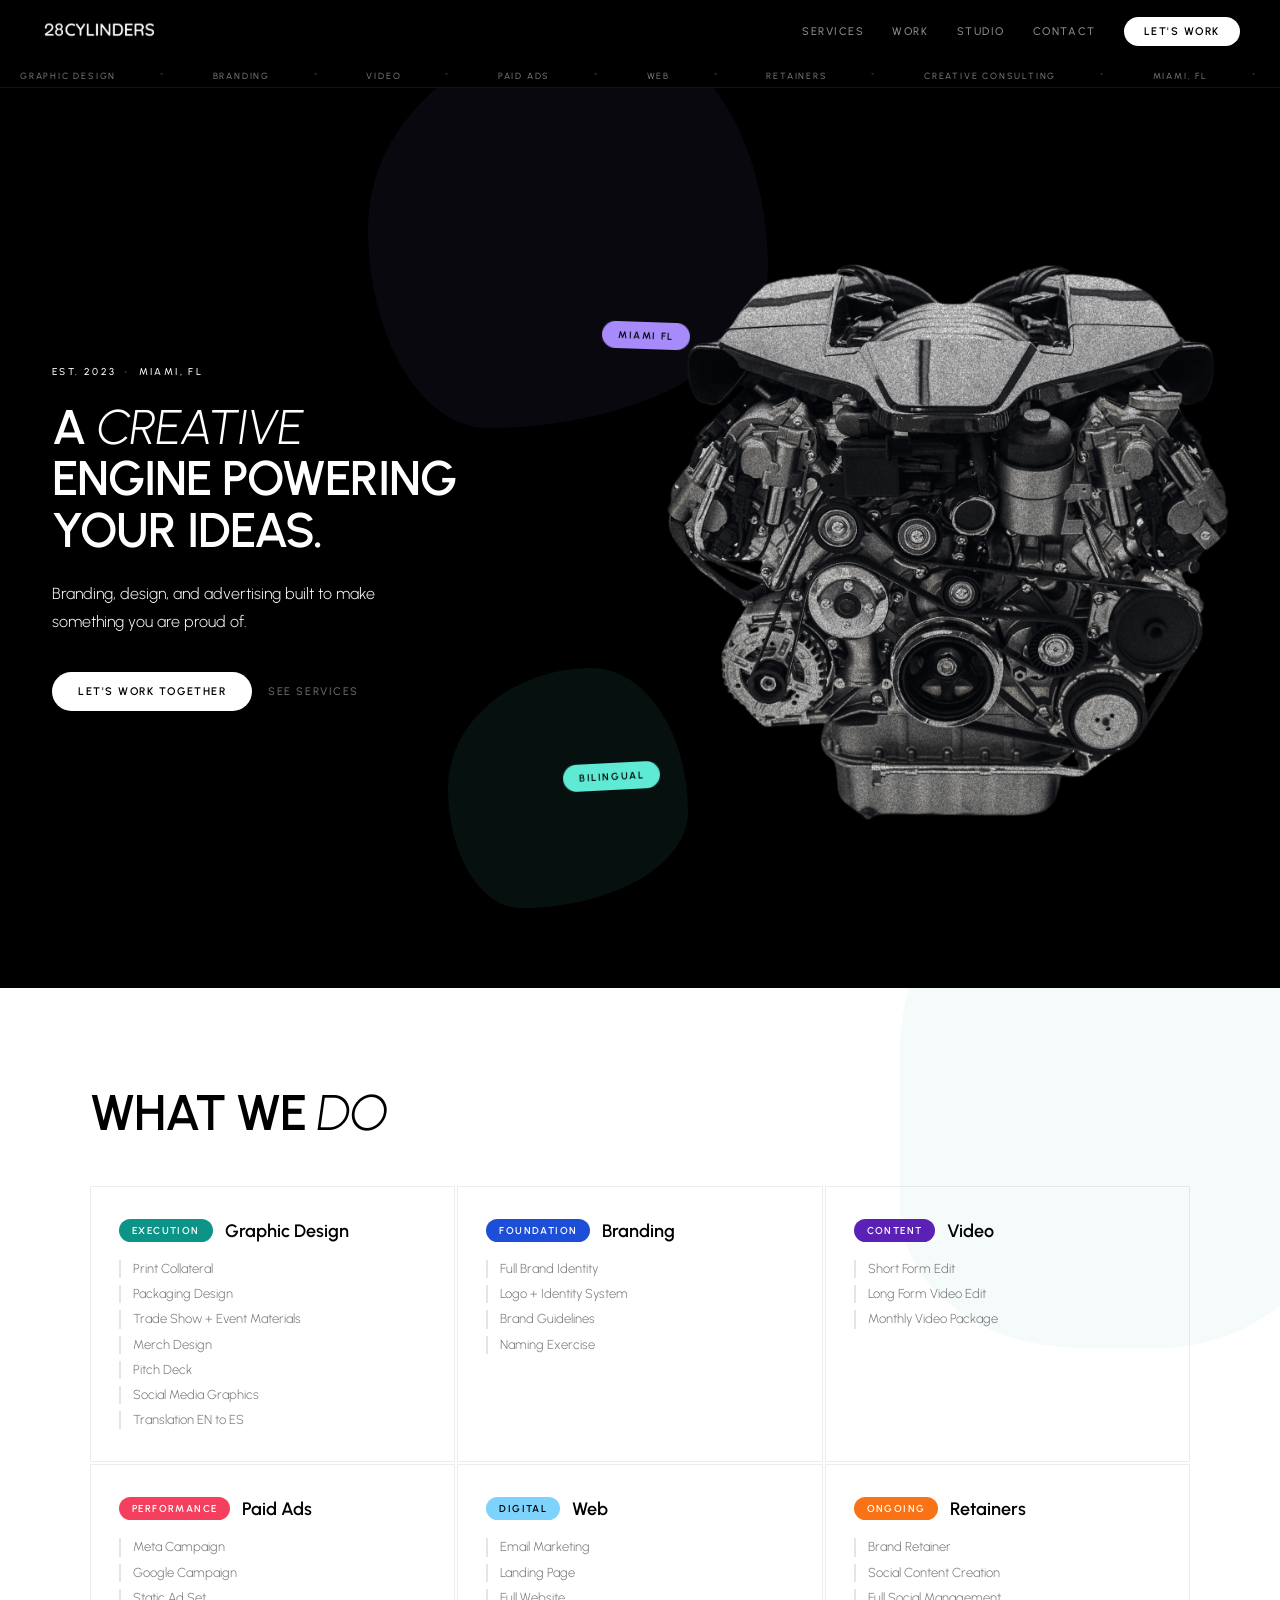
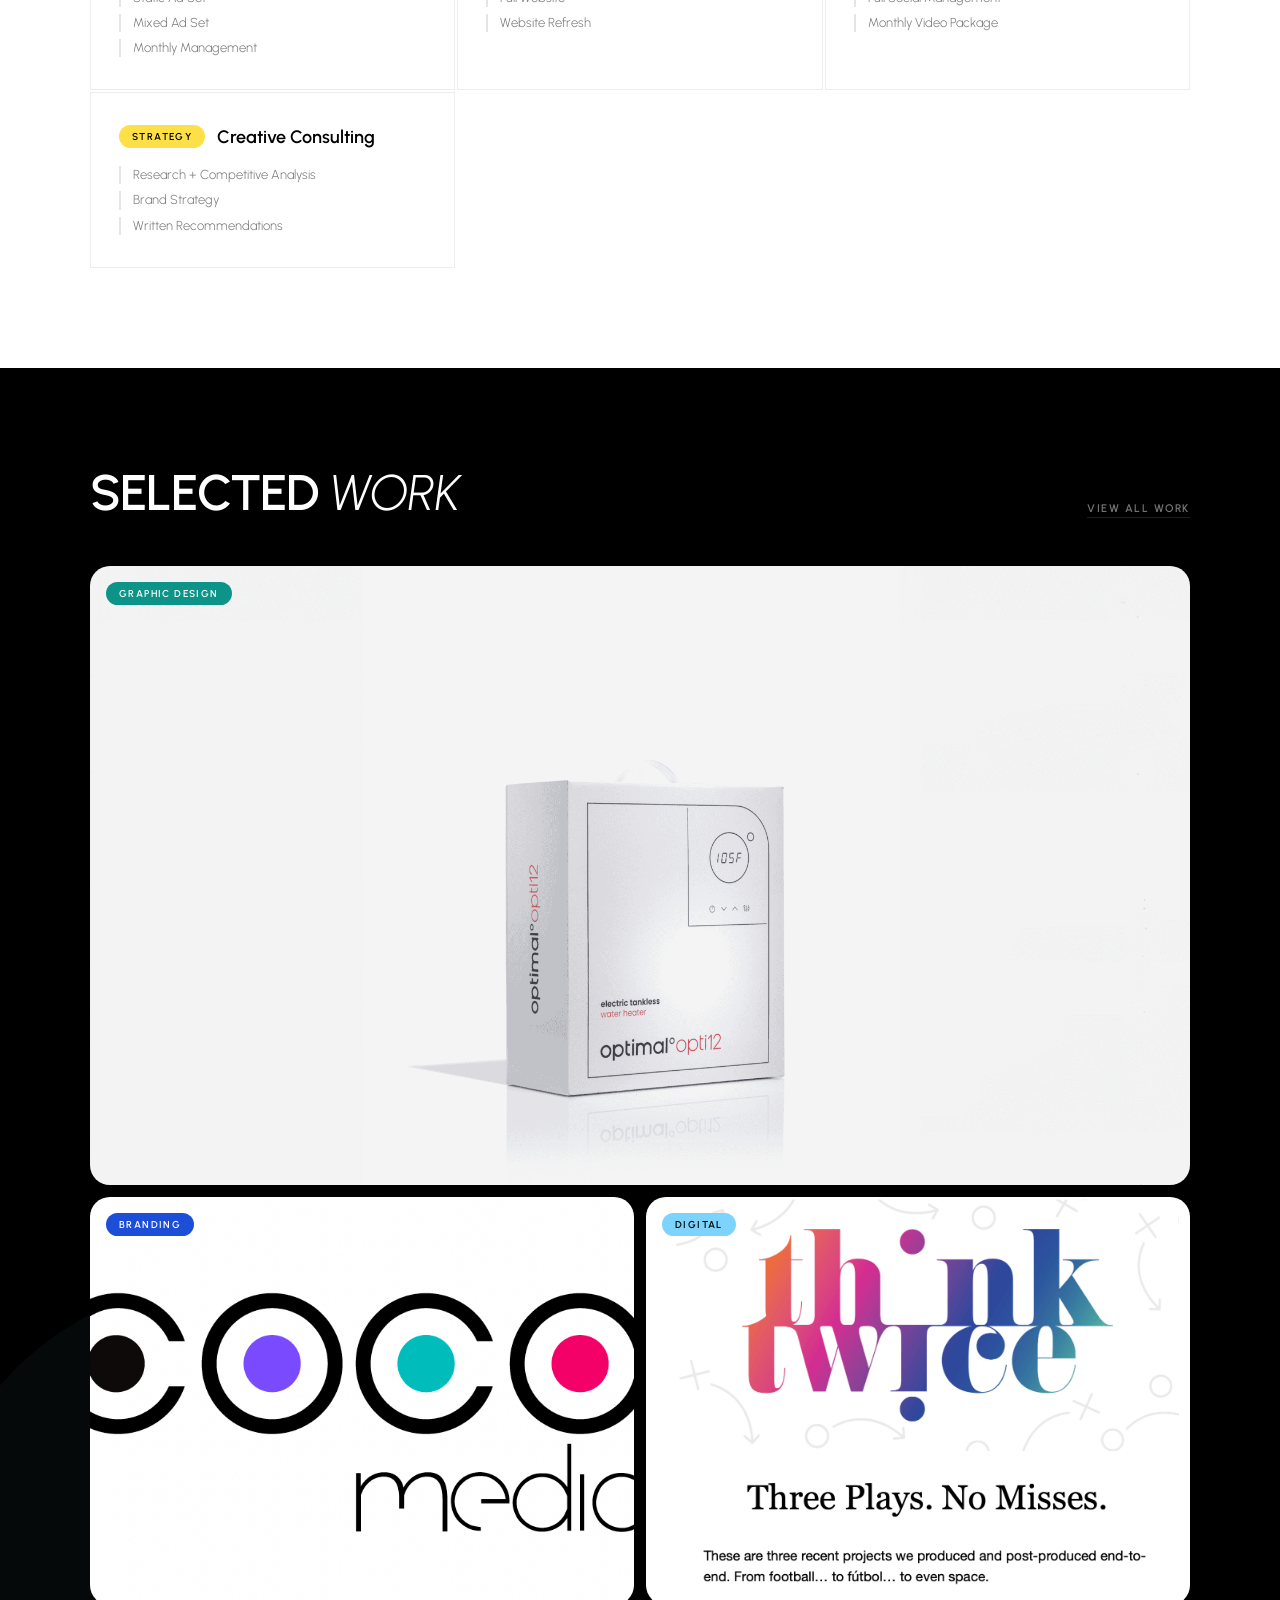
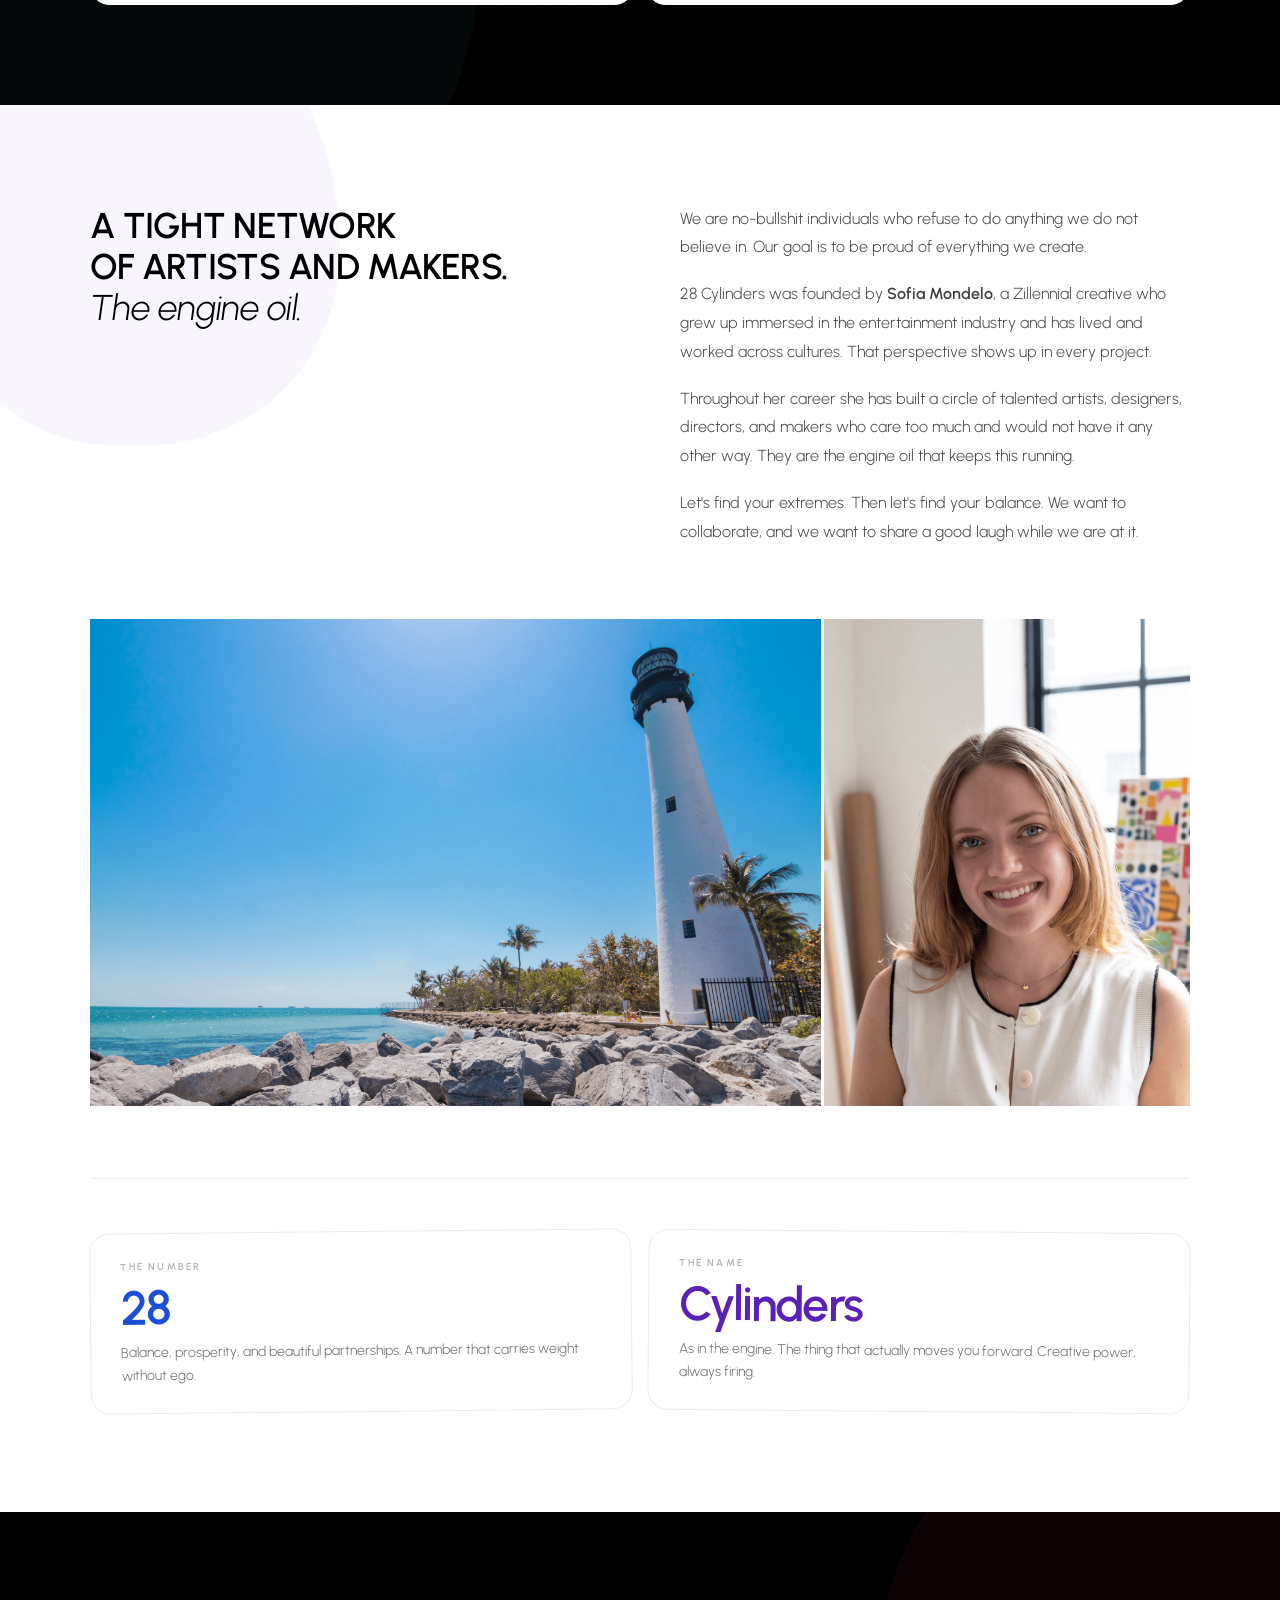
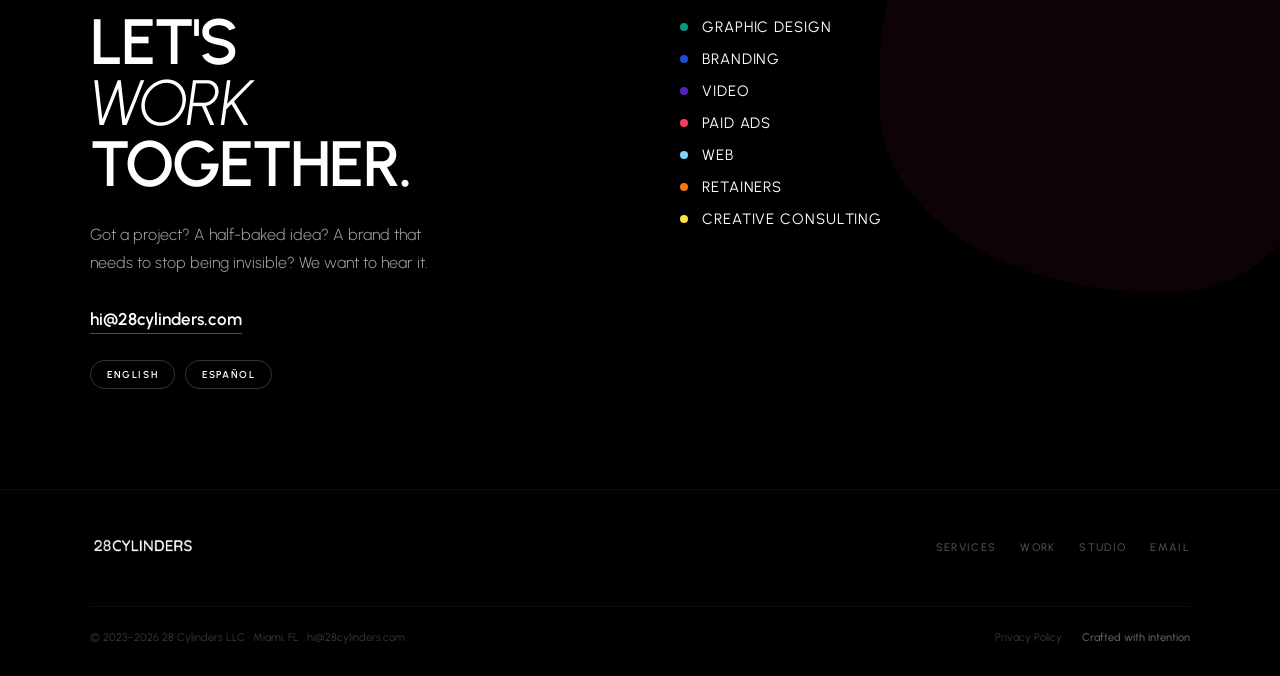
<file: index.html>
<!DOCTYPE html>
<html lang="en">
<head>
<meta charset="UTF-8">
<meta name="viewport" content="width=device-width, initial-scale=1.0, viewport-fit=cover">
<title>28 Cylinders: Creative Studio Miami</title>
<meta name="description" content="28 Cylinders is a Miami-based creative studio specializing in branding, graphic design, art direction, and paid advertising. Founded by Sofia Mondelo. Bilingual.">
<meta name="keywords" content="branding studio Miami, graphic design Miami, art direction, visual identity, paid ads, creative agency Miami, Sofia Mondelo">
<meta name="robots" content="index, follow">
<meta property="og:title" content="28 Cylinders: Creative Studio Miami">
<meta property="og:description" content="A creative engine powering your ideas.">
<meta property="og:type" content="website">
<meta property="og:url" content="https://28cylinders.com">
<meta property="og:image" content="https://28cylinders.com/images/brand/logo-icon.png">
<link rel="canonical" href="https://28cylinders.com">
<link rel="icon" type="image/png" href="favicon.png">
<link rel="preconnect" href="https://fonts.googleapis.com">
<link rel="preconnect" href="https://fonts.gstatic.com" crossorigin>
<link href="https://fonts.googleapis.com/css2?family=Urbanist:ital,wght@0,100..900;1,100..900&display=swap" rel="stylesheet">
<link rel="stylesheet" href="style.css">
<style>
/* ── HERO ── */
.hero{
  min-height:100vh;background:var(--black);
  display:grid;grid-template-columns:1fr 1fr;
  position:relative;overflow:hidden;
}
.hero-blob-1{width:400px;height:400px;background:var(--lavender);opacity:.06;top:-60px;right:40%;animation:blobFloat 9s ease-in-out infinite alternate}
.hero-blob-2{width:240px;height:240px;background:var(--mint);opacity:.07;bottom:80px;left:35%;animation:blobFloat 12s ease-in-out 1s infinite alternate-reverse}
.hero-left{
  display:flex;flex-direction:column;justify-content:center;
  padding:80px 52px;position:relative;z-index:2;
}
.hero-eyebrow{font-size:10px;font-weight:500;letter-spacing:.24em;text-transform:uppercase;opacity:.35;margin-bottom:24px;animation:fadeUp .6s ease .1s both}
.hero-headline{font-size:clamp(32px,3.8vw,56px);font-weight:600;line-height:1.05;letter-spacing:-.02em;text-transform:uppercase;margin-bottom:24px;animation:fadeUp .7s ease .2s both}
.hero-headline em{font-style:italic;font-weight:300}
.hero-body{font-size:16px;font-weight:300;line-height:1.75;opacity:.75;max-width:380px;margin-bottom:36px;animation:fadeUp .7s ease .35s both}
.hero-ctas{display:flex;gap:16px;align-items:center;flex-wrap:wrap;animation:fadeUp .7s ease .5s both}
.hero-sticker{position:absolute;z-index:3;border-radius:999px;font-size:10px;font-weight:600;letter-spacing:.16em;text-transform:uppercase;padding:7px 16px;color:var(--black);pointer-events:none}
.hero-right{position:relative;overflow:hidden;z-index:2;padding:40px 20px 40px 0}
.hero-engine{width:100%;height:100%;min-height:calc(100vh - var(--nav-h) - 28px);object-fit:contain;display:block}
.hero-engine:hover{animation:heroWiggle .8s ease-in-out infinite}
@keyframes heroWiggle{
  0%{transform:translateX(0) rotate(0deg)}
  20%{transform:translateX(-14px) rotate(-5deg)}
  45%{transform:translateX(10px) rotate(3deg)}
  65%{transform:translateX(-8px) rotate(-3deg)}
  85%{transform:translateX(6px) rotate(2deg)}
  100%{transform:translateX(0) rotate(0deg)}
}

/* ── SERVICES ── */
.services{background:var(--white);color:var(--black);padding:100px 48px;position:relative;overflow:hidden}
.services-blob{position:absolute;width:480px;height:480px;border-radius:40% 60% 55% 45%/45% 55% 65% 35%;background:var(--teal);opacity:.04;top:-120px;right:-100px;pointer-events:none}
.services-inner{max-width:1100px;margin:0 auto;position:relative}
.services-header{margin-bottom:48px}
.services-heading{font-size:clamp(30px,4vw,50px);font-weight:600;letter-spacing:-.02em;text-transform:uppercase;line-height:1;color:var(--black)}
.services-heading em{font-style:italic;font-weight:300}
.svc-tag{display:inline-block;border-radius:999px;font-size:10px;font-weight:600;letter-spacing:.14em;text-transform:uppercase;padding:5px 13px;color:var(--white)}
.services-grid{display:grid;grid-template-columns:repeat(3,1fr);gap:2px}
.svc-card{padding:32px 28px;border:1px solid rgba(0,0,0,.07);transition:background .2s}
.svc-card:hover{background:rgba(0,0,0,.03)}
.svc-card-head{display:flex;align-items:center;gap:12px;margin-bottom:18px;flex-wrap:wrap}
.svc-card-name{font-size:18px;font-weight:600;color:var(--black)}
.svc-card-items{list-style:none;display:flex;flex-direction:column;gap:7px}
.svc-card-items li{font-size:13px;font-weight:300;color:rgba(0,0,0,.55);padding-left:12px;border-left:2px solid rgba(0,0,0,.1);line-height:1.4}

/* ── PROJECTS ── */
.projects{background:var(--black);color:var(--white);padding:100px 48px;position:relative;overflow:hidden}
.projects-blob{position:absolute;width:560px;height:560px;border-radius:55% 45% 40% 60%/60% 40% 55% 45%;background:var(--sky);opacity:.04;bottom:-140px;left:-80px;pointer-events:none}
.projects-inner{max-width:1100px;margin:0 auto;position:relative}
.projects-header{display:flex;justify-content:space-between;align-items:flex-end;margin-bottom:48px;flex-wrap:wrap;gap:16px}
.projects-title{font-size:clamp(30px,4vw,50px);font-weight:600;letter-spacing:-.02em;text-transform:uppercase;line-height:1}
.projects-title em{font-style:italic;font-weight:300}
.view-all-link{font-size:11px;font-weight:600;letter-spacing:.14em;text-transform:uppercase;color:var(--white);text-decoration:none;opacity:.45;border-bottom:1px solid rgba(255,255,255,.25);padding-bottom:2px;transition:opacity .2s}
.view-all-link:hover{opacity:1}
.projects-grid{display:grid;grid-template-columns:repeat(2,1fr);gap:12px}
.project-card{position:relative;overflow:hidden;cursor:pointer;background:#111;border:none;outline:none;border-radius:20px;padding:0;text-align:left;display:block;width:100%;aspect-ratio:16/9}
.project-card:nth-child(1){grid-column:span 2}
.project-card:not(:first-child){aspect-ratio:4/3}
.project-img-ph{position:absolute;inset:0;width:100%;height:100%}
.project-img{position:absolute;inset:0;width:100%;height:100%;object-fit:cover;display:block;transition:transform .5s ease}
.project-card:hover .project-img{transform:scale(1.04)}
a[href="work.html#coco"] .project-img{object-position:top center}
.project-overlay{position:absolute;inset:0;background:linear-gradient(to top,rgba(0,0,0,.82) 0%,transparent 55%);display:flex;flex-direction:column;justify-content:flex-end;padding:24px 28px;opacity:0;transition:opacity .3s}
.project-card:hover .project-overlay{opacity:1}
.project-meta{font-size:10px;font-weight:600;letter-spacing:.18em;text-transform:uppercase;color:var(--white);opacity:.6;margin-bottom:5px}
.project-name{font-size:18px;font-weight:600;letter-spacing:-.01em;text-transform:uppercase;color:var(--white)}
.project-badge{position:absolute;top:16px;left:16px;z-index:2;border-radius:999px;font-size:10px;font-weight:600;letter-spacing:.14em;text-transform:uppercase;padding:5px 13px;color:var(--black)}

/* ── ABOUT ── */
.about{background:var(--white);color:var(--black);padding:100px 48px;position:relative;overflow:hidden}
.about-blob{position:absolute;width:420px;height:420px;border-radius:65% 35% 50% 50%/40% 60% 50% 60%;background:var(--purple);opacity:.04;top:-80px;left:-80px;pointer-events:none}
.about-inner{max-width:1100px;margin:0 auto;position:relative}
.about-top{display:grid;grid-template-columns:1fr 1fr;gap:80px;align-items:start;margin-bottom:72px}
.about-statement{font-size:clamp(24px,2.8vw,38px);font-weight:600;line-height:1.15;letter-spacing:-.02em;text-transform:uppercase;color:var(--black)}
.about-statement em{font-style:italic;font-weight:300;text-transform:none}
.about-copy p{font-size:16px;font-weight:300;line-height:1.8;color:var(--black);opacity:.75;margin-bottom:18px}
.about-copy p:last-child{margin-bottom:0}
.about-copy strong{font-weight:600;color:var(--black);opacity:1}
.about-img-row{display:grid;grid-template-columns:2fr 1fr;gap:3px;margin-bottom:72px}
.about-img-ph{background:#efefef;border:1.5px dashed rgba(0,0,0,.1);display:flex;flex-direction:column;align-items:center;justify-content:center;gap:10px;color:rgba(0,0,0,.22);font-size:10px;font-weight:500;letter-spacing:.14em;text-transform:uppercase}
.about-img-ph svg{opacity:.2}
.about-img-wide{aspect-ratio:16/7}
.about-img-tall{aspect-ratio:3/4}
.about-img-photo{width:100%;height:100%;object-fit:cover;display:block}
.about-bubbles{display:grid;grid-template-columns:1fr 1fr;gap:16px;padding-top:52px;border-top:1px solid rgba(0,0,0,.07)}
.bubble{border:1.5px solid rgba(0,0,0,.08);border-radius:20px;padding:26px 30px;position:relative;overflow:hidden}
.bubble:first-child{transform:rotate(-.6deg)}
.bubble:last-child{transform:rotate(.5deg)}
.bubble-label{font-size:10px;font-weight:600;letter-spacing:.22em;text-transform:uppercase;color:var(--black);opacity:.3;margin-bottom:10px}
.bubble-num{font-size:48px;font-weight:600;letter-spacing:-.04em;line-height:1;margin-bottom:10px}
.bubble p{font-size:14px;font-weight:300;line-height:1.65;color:var(--black);opacity:.6}

/* ── CONTACT ── */
.contact{background:var(--black);color:var(--white);padding:100px 48px;position:relative;overflow:hidden}
.contact-blob{position:absolute;width:480px;height:480px;border-radius:50% 50% 40% 60%/55% 45% 60% 40%;background:var(--pink);opacity:.05;top:-100px;right:-80px;pointer-events:none}
.contact-inner{max-width:1100px;margin:0 auto;position:relative;display:grid;grid-template-columns:1fr 1fr;gap:80px;align-items:start}
.contact-left h2{font-size:clamp(38px,5vw,66px);font-weight:600;line-height:.95;letter-spacing:-.03em;text-transform:uppercase;margin-bottom:26px;color:var(--white)}
.contact-left h2 em{font-style:italic;font-weight:300}
.contact-left p{font-size:16px;font-weight:300;line-height:1.75;color:var(--white);opacity:.65;margin-bottom:32px;max-width:360px}
.contact-email-link{display:inline-block;font-size:17px;font-weight:600;color:var(--white);text-decoration:none;border-bottom:1.5px solid rgba(255,255,255,.3);padding-bottom:4px;transition:color .2s,border-color .2s}
.contact-email-link:hover{color:var(--mint);border-color:var(--mint)}
.contact-lang{display:flex;gap:10px;margin-top:26px}
.lang-pill{border-radius:999px;font-size:10px;font-weight:600;letter-spacing:.16em;text-transform:uppercase;padding:7px 16px;border:1px solid rgba(255,255,255,.2);color:var(--white)}
.contact-services{padding-top:6px;display:flex;flex-direction:column;gap:14px}
.contact-svc-line{display:flex;align-items:center;gap:14px;font-size:15px;font-weight:400;text-transform:uppercase;letter-spacing:.06em;color:var(--white)}
.csl-dot{width:8px;height:8px;border-radius:50%;flex-shrink:0}

/* ── RESPONSIVE ── */
@media(max-width:860px){
  .hero{grid-template-columns:1fr;padding-top:calc(var(--nav-h) + 28px)}
  .hero-right{order:-1;height:52vw;min-height:200px;padding:16px 16px 0}
  .hero-engine{min-height:unset;height:100%}
  .hero-img-ph{min-height:200px;height:100%;aspect-ratio:unset}
  .hero-left{padding:40px 24px 60px}
  .hero-sticker{display:none}

  .services,.projects,.about,.contact{padding:64px 24px}
  .services-grid{grid-template-columns:repeat(2,1fr)}

  .projects-grid{grid-template-columns:1fr}
  .project-card:nth-child(1){grid-column:span 1}
  .project-img{aspect-ratio:16/9!important}

  .about-top{grid-template-columns:1fr;gap:32px}
  .about-img-row{grid-template-columns:1fr}
  .about-img-tall{display:none}
  .about-bubbles{grid-template-columns:1fr}
  .bubble:first-child,.bubble:last-child{transform:none}

  .contact-inner{grid-template-columns:1fr;gap:44px}
}
@media(max-width:480px){
  .hero-headline{font-size:clamp(28px,8vw,42px)}
  .projects-header{flex-direction:column;align-items:flex-start;gap:12px}
  .services-grid{grid-template-columns:1fr}
}
</style>
</head>
<body class="page-offset">
<div id="cursor-dot" aria-hidden="true"></div>

<!-- NAV -->
<nav id="nav" role="navigation" aria-label="Main navigation">
  <a class="nav-logo" href="#" aria-label="28 Cylinders Home">
    <img src="images/brand/logo.png" alt="28 Cylinders" height="18">
  </a>
  <ul class="nav-links" role="list">
    <li><a href="#services">Services</a></li>
    <li><a href="work.html">Work</a></li>
    <li><a href="#about">Studio</a></li>
    <li><a href="#contact">Contact</a></li>
    <li><a href="mailto:hi@28cylinders.com" class="nav-cta">Let's Work</a></li>
  </ul>
  <button class="nav-hamburger" id="hamburger" aria-label="Open menu" aria-expanded="false">
    <span></span><span></span><span></span>
  </button>
</nav>

<!-- MOBILE DRAWER -->
<div class="nav-drawer" id="drawer" role="dialog" aria-label="Mobile menu">
  <a href="#services" class="drawer-link">Services</a>
  <a href="work.html" class="drawer-link">Work</a>
  <a href="#about" class="drawer-link">Studio</a>
  <a href="#contact" class="drawer-link">Contact</a>
  <a href="mailto:hi@28cylinders.com" class="drawer-cta">Let's Work</a>
</div>

<!-- TICKER -->
<div class="ticker-wrap" aria-hidden="true">
  <div class="ticker-track">
    <span>Graphic Design</span><span style="opacity:.2">&nbsp;*&nbsp;</span>
    <span>Branding</span><span style="opacity:.2">&nbsp;*&nbsp;</span>
    <span>Video</span><span style="opacity:.2">&nbsp;*&nbsp;</span>
    <span>Paid Ads</span><span style="opacity:.2">&nbsp;*&nbsp;</span>
    <span>Web</span><span style="opacity:.2">&nbsp;*&nbsp;</span>
    <span>Retainers</span><span style="opacity:.2">&nbsp;*&nbsp;</span>
    <span>Creative Consulting</span><span style="opacity:.2">&nbsp;*&nbsp;</span>
    <span>Miami, FL</span><span style="opacity:.2">&nbsp;*&nbsp;</span>
    <span>En / Es</span><span style="opacity:.2">&nbsp;*&nbsp;</span>
    <span>Graphic Design</span><span style="opacity:.2">&nbsp;*&nbsp;</span>
    <span>Branding</span><span style="opacity:.2">&nbsp;*&nbsp;</span>
    <span>Video</span><span style="opacity:.2">&nbsp;*&nbsp;</span>
    <span>Paid Ads</span><span style="opacity:.2">&nbsp;*&nbsp;</span>
    <span>Web</span><span style="opacity:.2">&nbsp;*&nbsp;</span>
    <span>Retainers</span><span style="opacity:.2">&nbsp;*&nbsp;</span>
    <span>Creative Consulting</span><span style="opacity:.2">&nbsp;*&nbsp;</span>
    <span>Miami, FL</span><span style="opacity:.2">&nbsp;*&nbsp;</span>
    <span>En / Es</span><span style="opacity:.2">&nbsp;*&nbsp;</span>
  </div>
</div>

<!-- HERO -->
<section class="hero" id="home" aria-label="Hero">
  <div class="blob hero-blob-1" aria-hidden="true"></div>
  <div class="blob hero-blob-2" aria-hidden="true"></div>
  <div class="hero-left">
    <p class="hero-eyebrow">Est. 2023 &nbsp;·&nbsp; Miami, FL</p>
    <h1 class="hero-headline">A <em>creative</em><br>engine powering<br>your ideas.</h1>
    <p class="hero-body">Branding, design, and advertising built to make something you are proud of.</p>
    <div class="hero-ctas">
      <a href="mailto:hi@28cylinders.com" class="btn-primary">Let's work together</a>
      <a href="#services" class="btn-ghost">See services</a>
    </div>
  </div>
  <div class="hero-sticker" style="background:var(--mint);bottom:22%;left:44%;transform:rotate(-3deg)" aria-hidden="true">Bilingual</div>
  <div class="hero-sticker" style="background:var(--lavender);top:26%;left:47%;transform:rotate(2deg)" aria-hidden="true">Miami FL</div>
  <div class="hero-right">
    <img src="images/brand/engine.png" alt="28 Cylinders creative engine" class="hero-engine" loading="eager">
  </div>
</section>

<!-- SERVICES -->
<section class="services" id="services" aria-labelledby="svc-heading">
  <div class="services-blob" aria-hidden="true"></div>
  <div class="services-inner">
    <div class="services-header">
      <h2 class="services-heading" id="svc-heading">What We <em>Do</em></h2>
    </div>
    <div class="services-grid">
      <div class="svc-card reveal">
        <div class="svc-card-head"><span class="svc-tag" style="background:var(--teal)">Execution</span><div class="svc-card-name">Graphic Design</div></div>
        <ul class="svc-card-items"><li>Print Collateral</li><li>Packaging Design</li><li>Trade Show + Event Materials</li><li>Merch Design</li><li>Pitch Deck</li><li>Social Media Graphics</li><li>Translation EN to ES</li></ul>
      </div>
      <div class="svc-card reveal">
        <div class="svc-card-head"><span class="svc-tag" style="background:var(--cobalt)">Foundation</span><div class="svc-card-name">Branding</div></div>
        <ul class="svc-card-items"><li>Full Brand Identity</li><li>Logo + Identity System</li><li>Brand Guidelines</li><li>Naming Exercise</li></ul>
      </div>
      <div class="svc-card reveal">
        <div class="svc-card-head"><span class="svc-tag" style="background:var(--purple)">Content</span><div class="svc-card-name">Video</div></div>
        <ul class="svc-card-items"><li>Short Form Edit</li><li>Long Form Video Edit</li><li>Monthly Video Package</li></ul>
      </div>
      <div class="svc-card reveal">
        <div class="svc-card-head"><span class="svc-tag" style="background:var(--pink)">Performance</span><div class="svc-card-name">Paid Ads</div></div>
        <ul class="svc-card-items"><li>Meta Campaign</li><li>Google Campaign</li><li>Static Ad Set</li><li>Mixed Ad Set</li><li>Monthly Management</li></ul>
      </div>
      <div class="svc-card reveal">
        <div class="svc-card-head"><span class="svc-tag" style="background:var(--sky);color:#000">Digital</span><div class="svc-card-name">Web</div></div>
        <ul class="svc-card-items"><li>Email Marketing</li><li>Landing Page</li><li>Full Website</li><li>Website Refresh</li></ul>
      </div>
      <div class="svc-card reveal">
        <div class="svc-card-head"><span class="svc-tag" style="background:var(--orange)">Ongoing</span><div class="svc-card-name">Retainers</div></div>
        <ul class="svc-card-items"><li>Brand Retainer</li><li>Social Content Creation</li><li>Full Social Management</li><li>Monthly Video Package</li></ul>
      </div>
      <div class="svc-card reveal">
        <div class="svc-card-head"><span class="svc-tag" style="background:var(--yellow);color:#000">Strategy</span><div class="svc-card-name">Creative Consulting</div></div>
        <ul class="svc-card-items"><li>Research + Competitive Analysis</li><li>Brand Strategy</li><li>Written Recommendations</li></ul>
      </div>
    </div>
  </div>
</section>

<!-- PROJECTS -->
<section class="projects" id="work" aria-labelledby="work-heading">
  <div class="projects-blob" aria-hidden="true"></div>
  <div class="projects-inner">
    <div class="projects-header">
      <h2 class="projects-title" id="work-heading">Selected <em>Work</em></h2>
      <a href="work.html" class="view-all-link">View all work</a>
    </div>
    <div class="projects-grid">

      <a href="work.html#optimal-packaging" class="project-card reveal" aria-label="View Optimal Packaging Suite case study">
        <span class="project-badge" style="background:var(--teal);color:#fff">Graphic Design</span>
        <img src="images/optimal-packaging/thumb.png" alt="Optimal Packaging Suite" class="project-img" loading="eager">
        <div class="project-overlay"><p class="project-meta">Print Design</p><p class="project-name">Optimal Packaging Suite</p></div>
      </a>

      <a href="work.html#coco" class="project-card reveal" aria-label="View Coco Media Productions case study">
        <span class="project-badge" style="background:var(--cobalt);color:#fff">Branding</span>
        <img src="images/coco/thumb.png" alt="Coco Media Productions" class="project-img" loading="lazy">
        <div class="project-overlay"><p class="project-meta">Brand Identity</p><p class="project-name">Coco Media Productions</p></div>
      </a>

      <a href="work.html#think-twice" class="project-card reveal" aria-label="View Think Twice Media case study">
        <span class="project-badge" style="background:var(--sky);color:#000">Digital</span>
        <img src="images/think-twice/1.png" alt="Think Twice Media: Email Marketing" class="project-img" loading="lazy">
        <div class="project-overlay"><p class="project-meta">Email Marketing</p><p class="project-name">Think Twice Media: Email Marketing</p></div>
      </a>

    </div>
  </div>
</section>

<!-- ABOUT -->
<section class="about" id="about" aria-labelledby="about-heading">
  <div class="about-blob" aria-hidden="true"></div>
  <div class="about-inner">
    <div class="about-top reveal">
      <h2 class="about-statement" id="about-heading">A tight network<br>of artists and makers.<br><em>The engine oil.</em></h2>
      <div class="about-copy">
        <p>We are no-bullshit individuals who refuse to do anything we do not believe in. Our goal is to be proud of everything we create.</p>
        <p>28 Cylinders was founded by <strong>Sofia Mondelo</strong>, a Zillennial creative who grew up immersed in the entertainment industry and has lived and worked across cultures. That perspective shows up in every project.</p>
        <p>Throughout her career she has built a circle of talented artists, designers, directors, and makers who care too much and would not have it any other way. They are the engine oil that keeps this running.</p>
        <p>Let's find your extremes. Then let's find your balance. We want to collaborate, and we want to share a good laugh while we are at it.</p>
      </div>
    </div>
    <div class="about-img-row reveal">
      <img src="images/key-biscayne.png" alt="Key Biscayne, Miami" class="about-img-wide about-img-photo" loading="lazy">
      <img src="images/sofia-headshot.png" alt="Sofia Mondelo, founder of 28 Cylinders" class="about-img-tall about-img-photo" loading="lazy">
    </div>
    <div class="about-bubbles">
      <div class="bubble reveal-r" style="--rot:-.6deg">
        <div class="bubble-label">The number</div>
        <div class="bubble-num" style="color:var(--cobalt)">28</div>
        <p>Balance, prosperity, and beautiful partnerships. A number that carries weight without ego.</p>
      </div>
      <div class="bubble reveal-r" style="--rot:.5deg">
        <div class="bubble-label">The name</div>
        <div class="bubble-num" style="color:var(--purple)">Cylinders</div>
        <p>As in the engine. The thing that actually moves you forward. Creative power, always firing.</p>
      </div>
    </div>
  </div>
</section>

<!-- CONTACT -->
<section class="contact" id="contact" aria-labelledby="contact-heading">
  <div class="contact-blob" aria-hidden="true"></div>
  <div class="contact-inner">
    <div class="contact-left reveal">
      <h2 id="contact-heading">Let's<br><em>work</em><br>together.</h2>
      <p>Got a project? A half-baked idea? A brand that needs to stop being invisible? We want to hear it.</p>
      <a href="mailto:hi@28cylinders.com" class="contact-email-link" aria-label="Email 28 Cylinders">hi@28cylinders.com</a>
      <div class="contact-lang"><span class="lang-pill">English</span><span class="lang-pill">Español</span></div>
    </div>
    <div class="contact-services reveal">
      <div class="contact-svc-line"><div class="csl-dot" style="background:var(--teal)"></div>Graphic Design</div>
      <div class="contact-svc-line"><div class="csl-dot" style="background:var(--cobalt)"></div>Branding</div>
      <div class="contact-svc-line"><div class="csl-dot" style="background:var(--purple)"></div>Video</div>
      <div class="contact-svc-line"><div class="csl-dot" style="background:var(--pink)"></div>Paid Ads</div>
      <div class="contact-svc-line"><div class="csl-dot" style="background:var(--sky)"></div>Web</div>
      <div class="contact-svc-line"><div class="csl-dot" style="background:var(--orange)"></div>Retainers</div>
      <div class="contact-svc-line"><div class="csl-dot" style="background:var(--yellow)"></div>Creative Consulting</div>
    </div>
  </div>
</section>

<!-- FOOTER -->
<footer>
  <div class="footer-inner">
    <div class="footer-top">
      <a class="footer-logo" href="#" aria-label="28 Cylinders">
        <img src="images/brand/logo.png" alt="28 Cylinders" height="16">
      </a>
      <nav class="footer-nav" aria-label="Footer links">
        <a href="#services">Services</a>
        <a href="work.html">Work</a>
        <a href="#about">Studio</a>
        <a href="mailto:hi@28cylinders.com">Email</a>
      </nav>
    </div>
    <div class="footer-bottom">
      <p class="footer-legal">© 2023–2026 28 Cylinders LLC · Miami, FL · hi@28cylinders.com</p>
      <div class="footer-bottom-right">
        <a href="privacy.html" class="footer-privacy">Privacy Policy</a>
        <p class="footer-love">Crafted with intention</p>
      </div>
    </div>
  </div>
</footer>

<script src="projects.js"></script>
<script>
// ── NAV ──
const nav = document.getElementById('nav');
const hamburger = document.getElementById('hamburger');
const drawer = document.getElementById('drawer');

window.addEventListener('scroll', () => {
  nav.classList.toggle('solid', window.scrollY > 10);
}, { passive: true });

hamburger.addEventListener('click', () => {
  const open = drawer.classList.toggle('open');
  hamburger.classList.toggle('open', open);
  hamburger.setAttribute('aria-expanded', open);
  document.body.style.overflow = open ? 'hidden' : '';
});

// Close drawer on link click
drawer.querySelectorAll('a').forEach(a => {
  a.addEventListener('click', () => {
    drawer.classList.remove('open');
    hamburger.classList.remove('open');
    hamburger.setAttribute('aria-expanded', false);
    document.body.style.overflow = '';
  });
});

// ── SCROLL REVEAL ──
const ro = new IntersectionObserver(entries => {
  entries.forEach(e => {
    if (e.isIntersecting) { e.target.classList.add('visible'); ro.unobserve(e.target); }
  });
}, { threshold: 0.08 });
document.querySelectorAll('.reveal, .reveal-r').forEach(el => ro.observe(el));

// ── PROJECT DATA (sourced from projects.js) ──
const projectsMap = {};
PROJECTS.forEach(p => { projectsMap[p.id] = p; });
</script>
<script>
(function(){
  const dot = document.getElementById('cursor-dot');
  document.addEventListener('mousemove', e => {
    dot.style.left = e.clientX + 'px';
    dot.style.top = e.clientY + 'px';
    dot.classList.add('active');
  });
  document.addEventListener('mouseleave', () => dot.classList.remove('active'));
})();
</script>
</body>
</html>
</file>
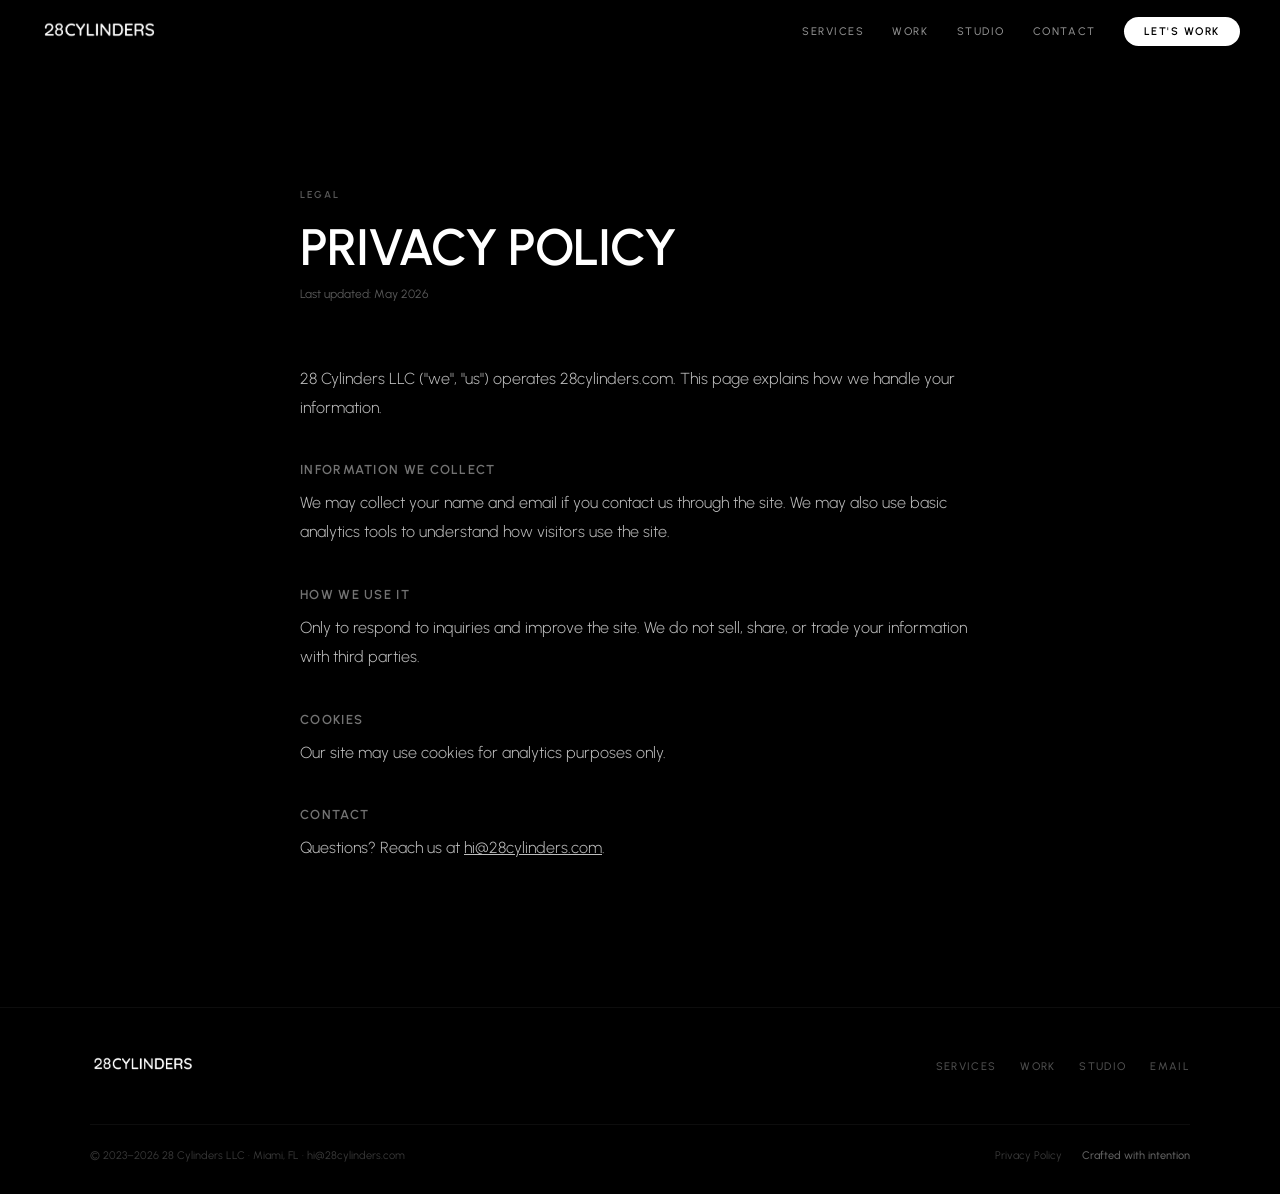
<file: privacy.html>
<!DOCTYPE html>
<html lang="en">
<head>
<meta charset="UTF-8">
<meta name="viewport" content="width=device-width, initial-scale=1.0, viewport-fit=cover">
<title>Privacy Policy — 28 Cylinders Creative Studio Miami</title>
<meta name="description" content="Privacy policy for 28 Cylinders LLC.">
<meta name="robots" content="noindex">
<link rel="icon" type="image/png" href="favicon.png">
<link rel="preconnect" href="https://fonts.googleapis.com">
<link rel="preconnect" href="https://fonts.gstatic.com" crossorigin>
<link href="https://fonts.googleapis.com/css2?family=Urbanist:ital,wght@0,100..900;1,100..900&display=swap" rel="stylesheet">
<link rel="stylesheet" href="style.css">
<style>
.privacy-section{background:var(--black);color:var(--white);padding:100px 48px 120px;min-height:70vh}
.privacy-inner{max-width:680px;margin:0 auto}
.privacy-eyebrow{font-size:10px;font-weight:600;letter-spacing:.2em;text-transform:uppercase;opacity:.35;margin-bottom:20px}
.privacy-heading{font-size:clamp(32px,4vw,52px);font-weight:600;letter-spacing:-.02em;text-transform:uppercase;line-height:1.05;margin-bottom:12px}
.privacy-updated{font-size:12px;font-weight:400;opacity:.35;margin-bottom:64px}
.privacy-body p{font-size:16px;font-weight:300;line-height:1.8;opacity:.75;margin-bottom:24px}
.privacy-body h2{font-size:13px;font-weight:600;letter-spacing:.1em;text-transform:uppercase;opacity:.45;margin:40px 0 12px}
.privacy-body a{color:var(--white);opacity:1;text-decoration:underline}
.privacy-body a:hover{opacity:.65}
@media(max-width:600px){.privacy-section{padding:80px 24px 80px}}
</style>
</head>
<body class="page-offset">
<div id="cursor-dot" aria-hidden="true"></div>

<!-- NAV -->
<nav id="nav" role="navigation" aria-label="Main navigation">
  <a class="nav-logo" href="index.html" aria-label="28 Cylinders Home">
    <img src="images/brand/logo.png" alt="28 Cylinders">
  </a>
  <ul class="nav-links" role="list">
    <li><a href="index.html#services">Services</a></li>
    <li><a href="work.html">Work</a></li>
    <li><a href="index.html#about">Studio</a></li>
    <li><a href="index.html#contact">Contact</a></li>
    <li><a href="mailto:hi@28cylinders.com" class="nav-cta">Let's Work</a></li>
  </ul>
  <button class="nav-hamburger" id="hamburger" aria-label="Open menu" aria-expanded="false">
    <span></span><span></span><span></span>
  </button>
</nav>

<!-- MOBILE DRAWER -->
<div class="nav-drawer" id="drawer" role="dialog" aria-label="Mobile menu">
  <a href="index.html#services">Services</a>
  <a href="work.html">Work</a>
  <a href="index.html#about">Studio</a>
  <a href="index.html#contact">Contact</a>
  <a href="mailto:hi@28cylinders.com" class="drawer-cta">Let's Work</a>
</div>

<!-- PRIVACY CONTENT -->
<section class="privacy-section">
  <div class="privacy-inner">
    <p class="privacy-eyebrow">Legal</p>
    <h1 class="privacy-heading">Privacy Policy</h1>
    <p class="privacy-updated">Last updated: May 2026</p>

    <div class="privacy-body">
      <p>28 Cylinders LLC ("we", "us") operates 28cylinders.com. This page explains how we handle your information.</p>

      <h2>Information we collect</h2>
      <p>We may collect your name and email if you contact us through the site. We may also use basic analytics tools to understand how visitors use the site.</p>

      <h2>How we use it</h2>
      <p>Only to respond to inquiries and improve the site. We do not sell, share, or trade your information with third parties.</p>

      <h2>Cookies</h2>
      <p>Our site may use cookies for analytics purposes only.</p>

      <h2>Contact</h2>
      <p>Questions? Reach us at <a href="mailto:hi@28cylinders.com">hi@28cylinders.com</a>.</p>
    </div>
  </div>
</section>

<!-- FOOTER -->
<footer>
  <div class="footer-inner">
    <div class="footer-top">
      <a class="footer-logo" href="index.html" aria-label="28 Cylinders">
        <img src="images/brand/logo.png" alt="28 Cylinders">
      </a>
      <nav class="footer-nav" aria-label="Footer links">
        <a href="index.html#services">Services</a>
        <a href="work.html">Work</a>
        <a href="index.html#about">Studio</a>
        <a href="mailto:hi@28cylinders.com">Email</a>
      </nav>
    </div>
    <div class="footer-bottom">
      <p class="footer-legal">© 2023–2026 28 Cylinders LLC &middot; Miami, FL &middot; hi@28cylinders.com</p>
      <div class="footer-bottom-right">
        <a href="privacy.html" class="footer-privacy">Privacy Policy</a>
        <p class="footer-love">Crafted with intention</p>
      </div>
    </div>
  </div>
</footer>

<script>
// Nav scroll behavior
(function(){
  const nav = document.getElementById('nav');
  window.addEventListener('scroll', () => {
    nav.classList.toggle('scrolled', window.scrollY > 40);
  }, { passive: true });

  // Hamburger / drawer
  const hamburger = document.getElementById('hamburger');
  const drawer = document.getElementById('drawer');
  hamburger.addEventListener('click', () => {
    const open = drawer.classList.toggle('open');
    hamburger.setAttribute('aria-expanded', open);
  });
  drawer.querySelectorAll('a').forEach(a => {
    a.addEventListener('click', () => {
      drawer.classList.remove('open');
      hamburger.setAttribute('aria-expanded', false);
    });
  });

  // Cursor dot
  const dot = document.getElementById('cursor-dot');
  document.addEventListener('mousemove', e => {
    dot.style.transform = `translate(${e.clientX}px,${e.clientY}px)`;
  });
  document.addEventListener('mouseenter', () => dot.classList.add('active'));
  document.addEventListener('mouseleave', () => dot.classList.remove('active'));
})();
</script>
</body>
</html>
</file>
<file: style.css>
*,*::before,*::after{box-sizing:border-box;margin:0;padding:0}
:root{
  --black:#000;--white:#fff;
  --mint:#5EEAD4;--sky:#7DD3FC;--lavender:#A78BFA;
  --teal:#0D9488;--cobalt:#1D4ED8;--purple:#5B21B6;
  --pink:#F43F5E;--orange:#F97316;--yellow:#FDE047;
  --nav-h:60px;
}
html{scroll-behavior:smooth}
body{font-family:'Urbanist',sans-serif;background:var(--black);color:var(--white);overflow-x:hidden;-webkit-font-smoothing:antialiased}
*{hyphens:none;-webkit-hyphens:none;word-break:normal;overflow-wrap:break-word}

#cursor-dot{position:fixed;top:0;left:0;width:10px;height:10px;border-radius:50%;background:var(--orange);pointer-events:none;z-index:9999;transform:translate(-50%,-50%);box-shadow:0 0 18px 4px rgba(249,115,22,.45);opacity:0;transition:opacity .3s}
#cursor-dot.active{opacity:1}

nav{
  position:fixed;top:0;left:0;right:0;
  height:var(--nav-h);z-index:500;
  display:flex;align-items:center;justify-content:space-between;
  padding:0 40px;
  background:rgba(0,0,0,0);
  border-bottom:1px solid transparent;
  transition:background .3s,border-color .3s;
}
nav.solid{
  background:rgba(0,0,0,0.96);
  backdrop-filter:blur(16px);-webkit-backdrop-filter:blur(16px);
  border-bottom-color:rgba(255,255,255,0.07);
}
.nav-logo img{height:18px;width:auto;display:block}
.nav-links{display:flex;gap:28px;list-style:none;align-items:center}
.nav-links a{
  font-weight:500;font-size:11px;letter-spacing:.14em;text-transform:uppercase;
  color:var(--white);text-decoration:none;opacity:.55;transition:opacity .2s;
}
.nav-links a:hover{opacity:1}
.nav-links a.nav-active{opacity:1}
.nav-cta{
  font-weight:600!important;opacity:1!important;
  color:var(--black)!important;background:var(--white);
  padding:8px 20px!important;border-radius:999px;
  transition:background .2s!important;
}
.nav-cta:hover{background:var(--mint)!important}

.nav-hamburger{
  display:none;flex-direction:column;gap:5px;
  background:none;border:none;cursor:pointer;padding:4px;
}
.nav-hamburger span{
  display:block;width:22px;height:2px;
  background:var(--white);border-radius:2px;
  transition:transform .25s,opacity .25s;
}
.nav-hamburger.open span:nth-child(1){transform:translateY(7px) rotate(45deg)}
.nav-hamburger.open span:nth-child(2){opacity:0}
.nav-hamburger.open span:nth-child(3){transform:translateY(-7px) rotate(-45deg)}

.nav-drawer{
  display:none;position:fixed;
  top:var(--nav-h);left:0;right:0;bottom:0;
  background:rgba(0,0,0,0.97);
  z-index:499;
  flex-direction:column;align-items:center;justify-content:center;gap:32px;
}
.nav-drawer.open{display:flex}
.nav-drawer a{
  font-weight:600;font-size:22px;letter-spacing:.08em;text-transform:uppercase;
  color:var(--white);text-decoration:none;opacity:.7;transition:opacity .2s;
}
.nav-drawer a:hover{opacity:1}
.nav-drawer .drawer-cta{
  color:var(--black)!important;background:var(--white);
  padding:14px 36px;border-radius:999px;opacity:1!important;
  font-size:14px!important;
}
.nav-drawer .drawer-cta:hover{background:var(--mint)}

.ticker-wrap{
  position:fixed;top:var(--nav-h);left:0;right:0;
  height:28px;z-index:498;
  background:var(--black);
  border-bottom:1px solid rgba(255,255,255,0.07);
  overflow:hidden;white-space:nowrap;
  display:flex;align-items:center;
  pointer-events:none;
}
.ticker-track{display:inline-block;animation:ticker 30s linear infinite}
.ticker-track span{
  font-weight:500;font-size:9px;letter-spacing:.2em;text-transform:uppercase;
  color:var(--white);opacity:.45;padding:0 20px;
}
@keyframes ticker{0%{transform:translateX(0)}100%{transform:translateX(-50%)}}

.page-offset{padding-top:calc(var(--nav-h) + 28px)}

.blob{position:absolute;border-radius:60% 40% 70% 30%/50% 60% 40% 50%;pointer-events:none}

.btn-primary{font-weight:600;font-size:11px;letter-spacing:.14em;text-transform:uppercase;color:var(--black);background:var(--white);padding:13px 26px;border-radius:999px;text-decoration:none;display:inline-block;transition:background .2s,transform .15s;white-space:nowrap}
.btn-primary:hover{background:var(--mint);transform:translateY(-2px)}
.btn-ghost{font-weight:500;font-size:11px;letter-spacing:.14em;text-transform:uppercase;color:var(--white);text-decoration:none;opacity:.4;transition:opacity .2s;white-space:nowrap}
.btn-ghost:hover{opacity:1}

footer{background:var(--black);color:var(--white);padding:48px 48px 32px;border-top:1px solid rgba(255,255,255,.05)}
.footer-inner{max-width:1100px;margin:0 auto}
.footer-top{display:flex;justify-content:space-between;align-items:center;margin-bottom:48px;flex-wrap:wrap;gap:20px}
.footer-logo img{height:16px;width:auto}
.footer-nav{position:static;display:flex;gap:24px;flex-wrap:wrap;border-bottom:none;background:none;height:auto;padding:0}
.footer-nav a{font-size:11px;font-weight:500;letter-spacing:.12em;text-transform:uppercase;color:var(--white);text-decoration:none;opacity:.3;transition:opacity .2s}
.footer-nav a:hover{opacity:1}
.footer-bottom{display:flex;justify-content:space-between;align-items:center;padding-top:24px;border-top:1px solid rgba(255,255,255,.05);flex-wrap:wrap;gap:10px}
.footer-legal{font-size:11px;font-weight:400;color:var(--white);opacity:.22}
.footer-love{font-size:11px;font-weight:500;color:var(--white);opacity:.38}
.footer-bottom-right{display:flex;align-items:center;gap:20px}
.footer-privacy{font-size:11px;font-weight:400;color:var(--white);opacity:.22;text-decoration:none;transition:opacity .2s}
.footer-privacy:hover{opacity:.6}

@keyframes fadeUp{from{opacity:0;transform:translateY(22px)}to{opacity:1;transform:translateY(0)}}
@keyframes blobFloat{from{transform:translate(0,0) rotate(0deg)}to{transform:translate(14px,18px) rotate(7deg)}}
.reveal{opacity:0;transform:translateY(18px);transition:opacity .6s ease,transform .6s ease}
.reveal.visible{opacity:1;transform:translateY(0)}
.reveal-r{opacity:0;transform:translateY(18px) rotate(var(--rot,0deg));transition:opacity .7s ease,transform .7s ease}
.reveal-r.visible{opacity:1;transform:translateY(0) rotate(var(--rot,0deg))}

@media(max-width:860px){
  :root{--nav-h:54px}
  nav{padding:0 20px}
  .nav-links{display:none}
  .nav-hamburger{display:flex}
  footer{padding:36px 24px 26px}
  .footer-top{flex-direction:column;align-items:flex-start;gap:18px}
}
</file>
